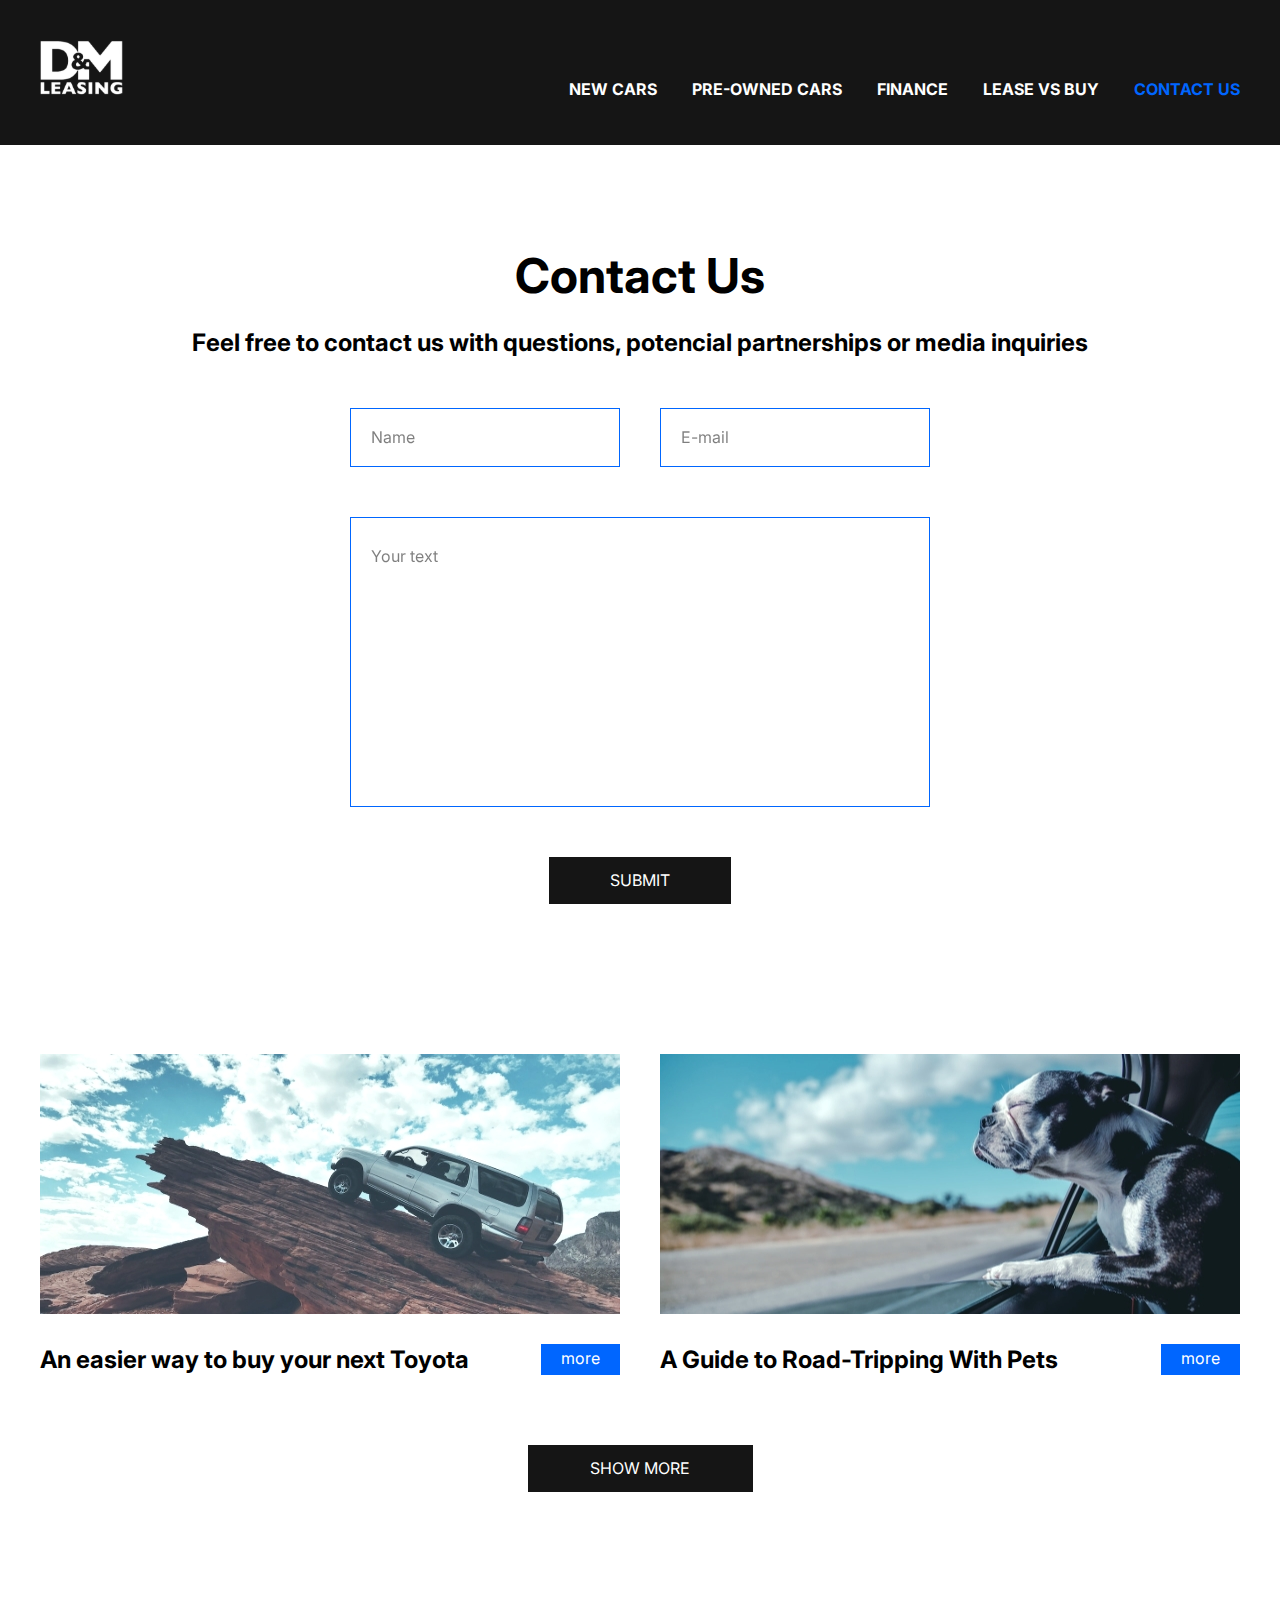
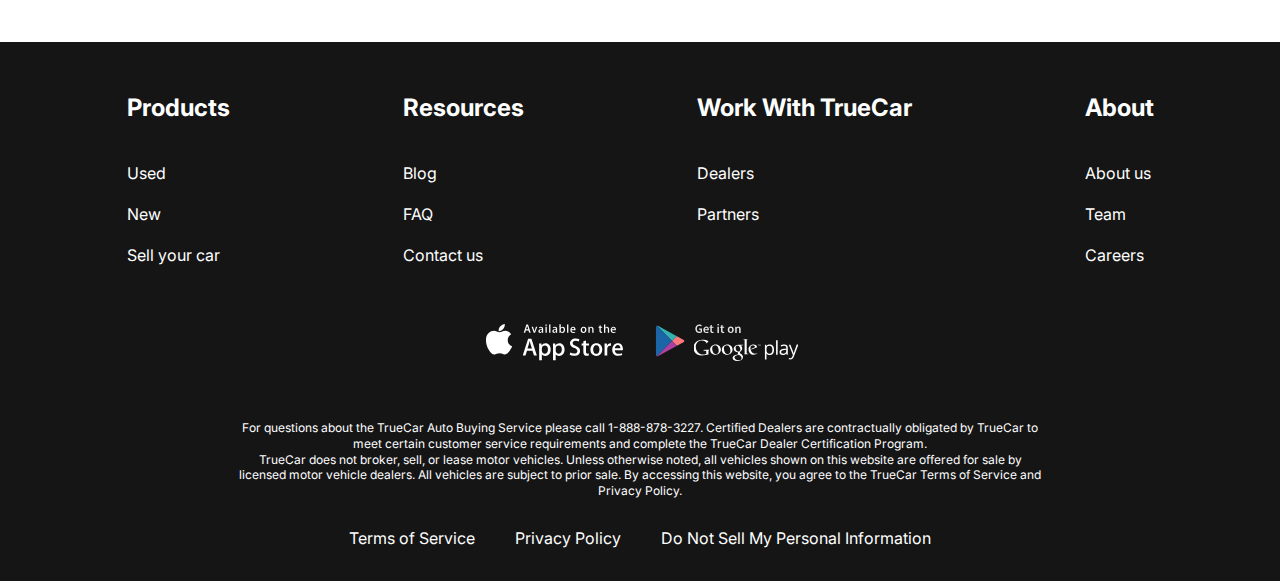
<file: contacts.html>
<!DOCTYPE html>
<html lang="en">
<head>
    <meta charset="UTF-8">
    <meta name="viewport" content="width=device-width, initial-scale=1.0">
    <title>Lease Auto</title>
    <link rel="preconnect" href="https://fonts.googleapis.com">
    <link rel="preconnect" href="https://fonts.gstatic.com" crossorigin>
    <link href="https://fonts.googleapis.com/css2?family=Inter:wght@400;700&display=swap" rel="stylesheet">
    <link rel="stylesheet" href="css/style.css">
</head>
<body>
    
    <div class="wrapper">
        <header class="header">
            <div class="container">
                <div class="header__inner">
                    <a href="index.html" class="logo">
                        <img src="images/dm-white 1.svg" alt="logo" class="logo__img">
                    </a>
                    <nav class="menu">
                        <button class="menu__btn">
                            <span></span>
                            <span></span>
                            <span></span>
                        </button>
                        <ul class="menu__list">
                            <li class="menu__list-item"><a href="new-cars.html" class="menu__list-link">NEW CARS</a></li>
                            <li class="menu__list-item"><a href="#" class="menu__list-link">PRE-OWNED CARS</a></li>
                            <li class="menu__list-item"><a href="#" class="menu__list-link">FINANCE</a></li>
                            <li class="menu__list-item"><a href="#" class="menu__list-link">LEASE VS BUY</a></li>
                            <li class="menu__list-item"><a href="#" class="menu__list-link menu__list-link--active">CONTACT US</a></li>
                        </ul>
                    </nav>
                </div>
            </div>
        </header>
        <main class="main">
            <section class="contacts">
                <div class="container">
                    <h2 class="section-title contacts__title">
                        Contact Us
                    </h2>
                    <p class="contacts__text">
                        Feel free to contact us with questions, potencial partnerships or media inquiries
                    </p>
                    <form action="#" class="form">
                        <input type="text" class="form__input" placeholder="Name">
                        <input type="email" class="form__input" placeholder="E-mail">
                        <textarea class="form__textarea" placeholder="Your text"></textarea>
                        <button class="form__btn" type="submit">SUBMIT</button>
                    </form>
                </div>
            </section>
            <section class="blog">
                <div class="container">
                    <div class="blog__items">
                        <div class="blog__item">
                            <img src="images/blog1.jpeg" alt="blog1" class="blog__item-img">
                            <h4 class="blog__item-title">An easier way to buy your next Toyota</h4>
                            <a href="#" class="blog__item-link">more</a>
                        </div>
                        <div class="blog__item">
                            <img src="images/blog2.jpeg" alt="blog2" class="blog__item-img">
                            <h4 class="blog__item-title">A Guide to Road-Tripping With Pets</h4>
                            <a href="#" class="blog__item-link">more</a>
                        </div>
                    </div>
                    <a href="#" class="showmore-link">SHOW MORE</a>
                </div>
            </section>
        </main>
        <footer class="footer">
            <div class="container">
                <nav class="footer__menu">
                    <ul class="footer__menu-list">
                        <li class="footer__menu-item"><p class="footer__menu-title">Products</p></li>
                        <li class="footer__menu-item"><a href="#" class="footer__menu-link">Used</a></li>
                        <li class="footer__menu-item"><a href="#" class="footer__menu-link">New</a></li>
                        <li class="footer__menu-item"><a href="#" class="footer__menu-link">Sell your car</a></li>
                    </ul>
                    <ul class="footer__menu-list">
                        <li class="footer__menu-item"><p class="footer__menu-title">Resources</p></li>
                        <li class="footer__menu-item"><a href="#" class="footer__menu-link">Blog</a></li>
                        <li class="footer__menu-item"><a href="#" class="footer__menu-link">FAQ</a></li>
                        <li class="footer__menu-item"><a href="#" class="footer__menu-link">Contact us</a></li>
                    </ul>
                    <ul class="footer__menu-list">
                        <li class="footer__menu-item"><p class="footer__menu-title">Work With TrueCar</p></li>
                        <li class="footer__menu-item"><a href="#" class="footer__menu-link">Dealers</a></li>
                        <li class="footer__menu-item"><a href="#" class="footer__menu-link">Partners</a></li>
                    </ul>
                    <ul class="footer__menu-list">
                        <li class="footer__menu-item"><p class="footer__menu-title">About</p></li>
                        <li class="footer__menu-item"><a href="#" class="footer__menu-link">About us</a></li>
                        <li class="footer__menu-item"><a href="#" class="footer__menu-link">Team</a></li>
                        <li class="footer__menu-item"><a href="#" class="footer__menu-link">Careers</a></li>
                    </ul>
                </nav>
                <ul class="app">
                    <li class="app__item">
                        <a href="#" class="app__item-link">
                            <img src="images/Group (1).svg" alt="app store">
                        </a>
                        <a href="#" class="app__item-link">
                            <img src="images/google-play-1b282a5faa8753db97e49dd35e98dd25 1.svg" alt="google play">
                        </a>
                    </li>
                </ul>
                <div class="footer__copy">
                    <p class="footer__copy-text">
                        For questions about the TrueCar Auto Buying Service please call 1-888-878-3227.
                        Certified Dealers are contractually obligated by TrueCar to meet certain customer service requirements and complete the TrueCar Dealer Certification Program.
                    </p>
                    <p class="footer__copy-text">
                        TrueCar does not broker, sell, or lease motor vehicles. Unless otherwise noted, all vehicles shown on this website are offered for sale by licensed motor vehicle dealers. All vehicles are subject to prior sale. By accessing this website, you agree to the TrueCar Terms of Service and Privacy Policy.
                    </p>
                </div>
                <nav class="copy__nav">
                    <ul class="copy__nav-list">
                        <li class="copy__nav-item"><a href="#" class="copy__nav-link">Terms of Service</a></li>
                        <li class="copy__nav-item"><a href="#" class="copy__nav-link">Privacy Policy</a></li>
                        <li class="copy__nav-item"><a href="#" class="copy__nav-link">Do Not Sell My Personal Information</a></li>
                    </ul>
                </nav>
            </div>
        </footer>
    </div>
    <script src="js/main.js"></script>
</body>
</html>
</file>
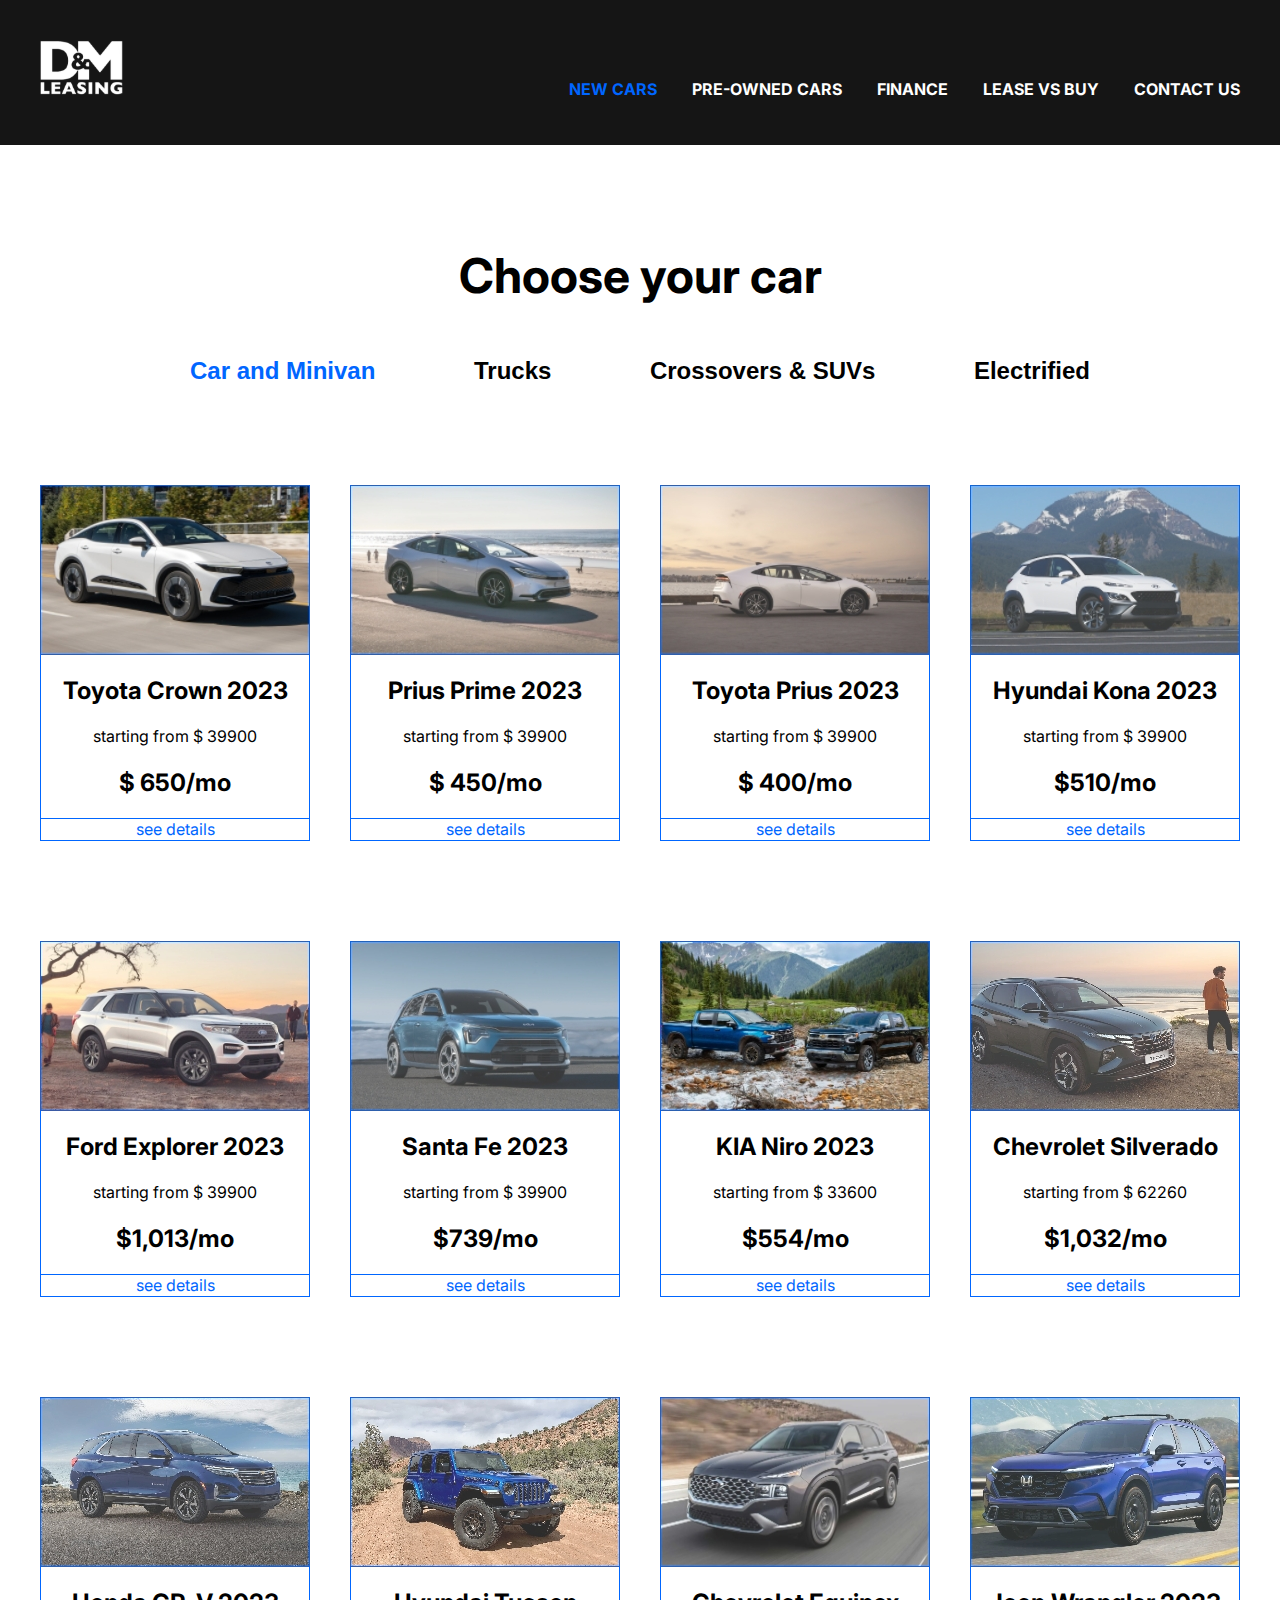
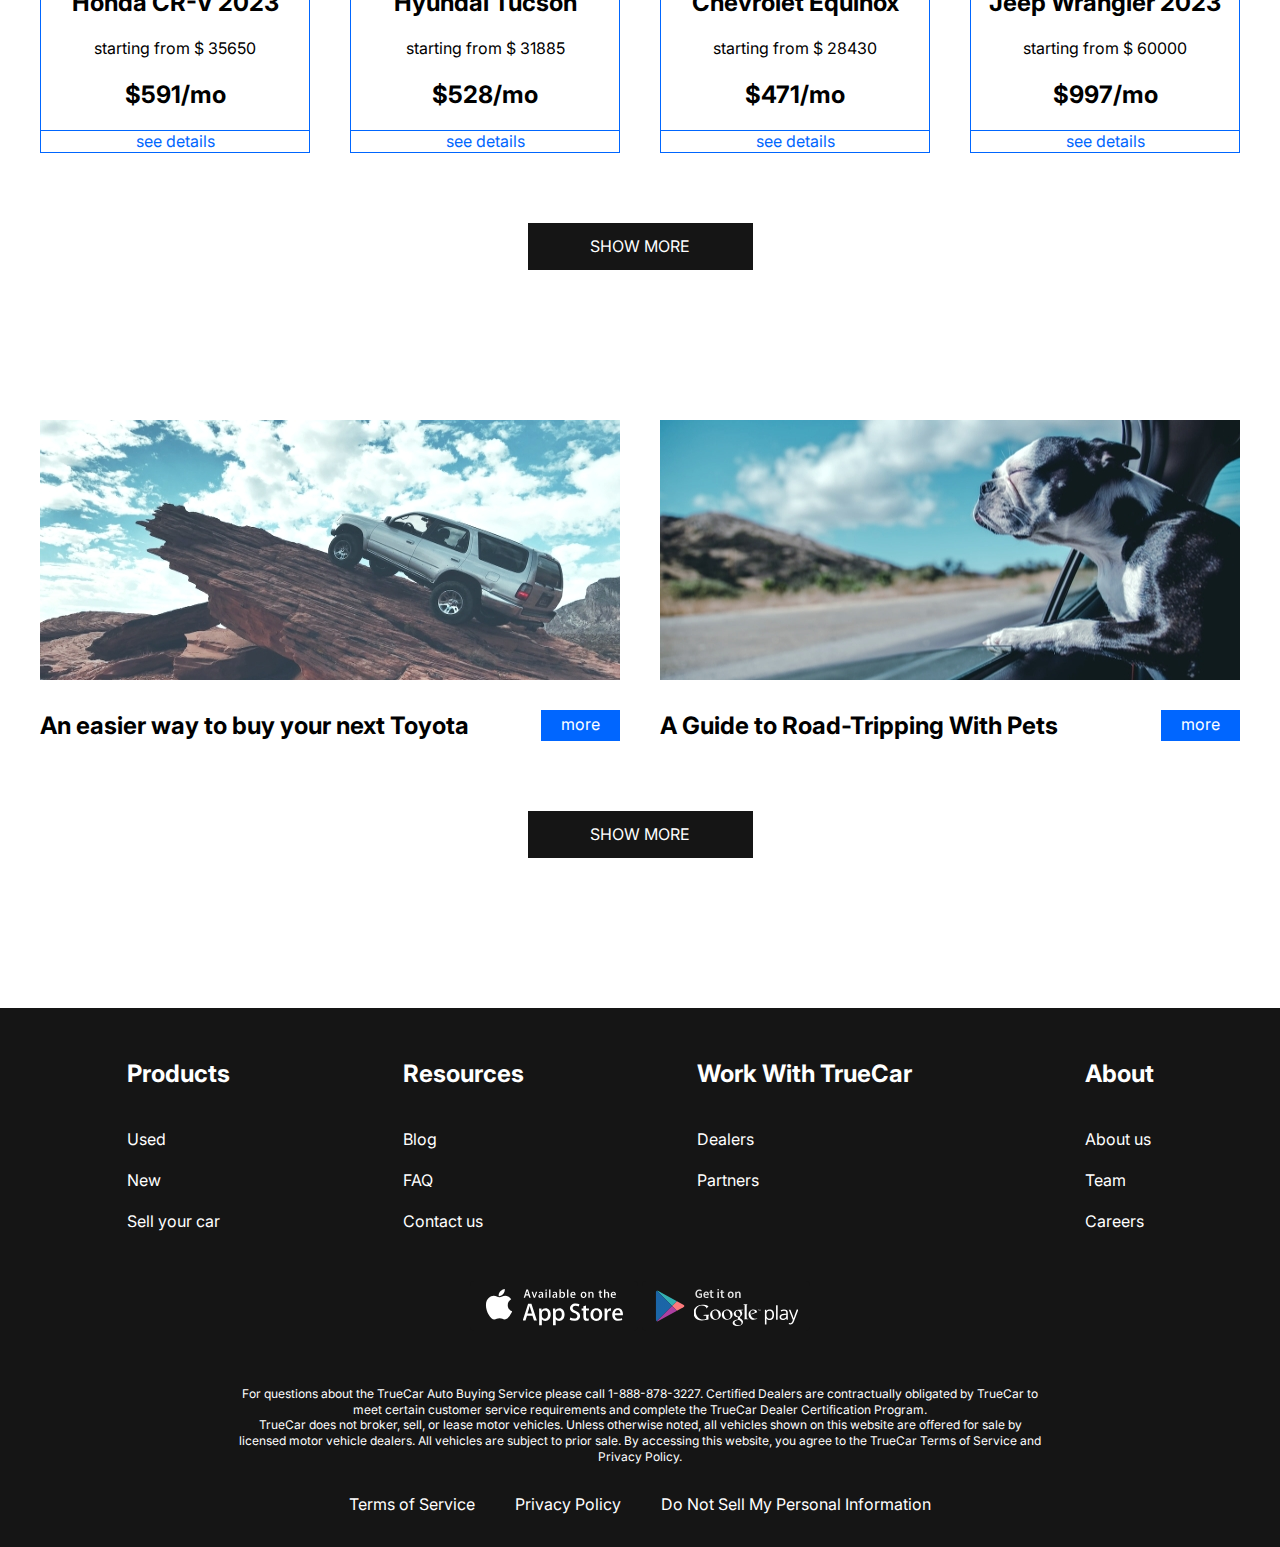
<file: new-cars.html>
<!DOCTYPE html>
<html lang="en">
<head>
    <meta charset="UTF-8">
    <meta name="viewport" content="width=device-width, initial-scale=1.0">
    <title>Lease Auto</title>
    <link rel="preconnect" href="https://fonts.googleapis.com">
    <link rel="preconnect" href="https://fonts.gstatic.com" crossorigin>
    <link href="https://fonts.googleapis.com/css2?family=Inter:wght@400;700&display=swap" rel="stylesheet">
    <link rel="stylesheet" href="css/style.css">
</head>
<body>
    
    <div class="wrapper">
        <header class="header">
            <div class="container">
                <div class="header__inner">
                    <a href="index.html" class="logo">
                        <img src="images/dm-white 1.svg" alt="logo" class="logo__img">
                    </a>
                    <nav class="menu">
                        <button class="menu__btn">
                            <span></span>
                            <span></span>
                            <span></span>
                        </button>
                        <ul class="menu__list">
                            <li class="menu__list-item"><a href="#" class="menu__list-link menu__list-link--active">NEW CARS</a></li>
                            <li class="menu__list-item"><a href="#" class="menu__list-link">PRE-OWNED CARS</a></li>
                            <li class="menu__list-item"><a href="#" class="menu__list-link">FINANCE</a></li>
                            <li class="menu__list-item"><a href="#" class="menu__list-link">LEASE VS BUY</a></li>
                            <li class="menu__list-item"><a href="contacts.html" class="menu__list-link">CONTACT US</a></li>
                        </ul>
                    </nav>
                </div>
            </div>
        </header>
        <main class="main">
            <section class="choose">
                <div class="container">
                    <h2 class="section-title">
                        Choose your car
                    </h2>
                    <div class="tabs">
                        <div class="tabs__btn">
                            <button class="tabs__btn-item tabs__btn-item--active" data-button="content-1">Car and Minivan</button>
                            <button class="tabs__btn-item" data-button="content-2">Trucks</button>
                            <button class="tabs__btn-item" data-button="content-3">Crossovers & SUVs</button>
                            <button class="tabs__btn-item" data-button="content-4">Electrified</button>
                        </div>
                        <div class="tabs__content">
                            <div class="tabs__content-item tabs__content-item--active" id="content-1">
                                <div class="card">
                                    <img src="images/card1.jpeg" alt="" class="card__img">
                                    <div class="card__content">
                                        <h4 class="card__title">Toyota Crown 2023</h4>
                                        <p class="card__text">starting from $ 39900</p>
                                        <p class="card__price">$ 650/mo</p>
                                    </div>
                                    <a href="#" class="card__link">see details</a>
                                </div>
                                <div class="card">
                                    <img src="images/card2.jpeg" alt="" class="card__img">
                                    <div class="card__content">
                                        <h4 class="card__title">Prius Prime 2023</h4>
                                        <p class="card__text">starting from $ 39900</p>
                                        <p class="card__price">$ 450/mo</p>
                                    </div>
                                    <a href="#" class="card__link">see details</a>
                                </div>
                                <div class="card">
                                    <img src="images/card3.jpeg" alt="" class="card__img">
                                    <div class="card__content">
                                        <h4 class="card__title">Toyota Prius 2023</h4>
                                        <p class="card__text">starting from $ 39900</p>
                                        <p class="card__price"> $ 400/mo</p>
                                    </div>
                                    <a href="#" class="card__link">see details</a>
                                </div>
                                <div class="card">
                                    <img src="images/card4.jpeg" alt="" class="card__img">
                                    <div class="card__content">
                                        <h4 class="card__title">Hyundai Kona 2023</h4>
                                        <p class="card__text">starting from $ 39900</p>
                                        <p class="card__price">$510/mo</p>
                                    </div>
                                    <a href="#" class="card__link">see details</a>
                                </div>
                                <div class="card">
                                    <img src="images/card5.jpeg" alt="" class="card__img">
                                    <div class="card__content">
                                        <h4 class="card__title">Ford Explorer 2023</h4>
                                        <p class="card__text">starting from $ 39900</p>
                                        <p class="card__price">$1,013/mo</p>
                                    </div>
                                    <a href="#" class="card__link">see details</a>
                                </div>
                                <div class="card">
                                    <img src="images/card6.jpeg" alt="" class="card__img">
                                    <div class="card__content">
                                        <h4 class="card__title">Santa  Fe 2023</h4>
                                        <p class="card__text">starting from $ 39900</p>
                                        <p class="card__price">$739/mo</p>
                                    </div>
                                    <a href="#" class="card__link">see details</a>
                                </div>
                                <div class="card">
                                    <img src="images/card7.jpeg" alt="" class="card__img">
                                    <div class="card__content">
                                        <h4 class="card__title">KIA Niro 2023</h4>
                                        <p class="card__text">starting from $ 33600</p>
                                        <p class="card__price">$554/mo</p>
                                    </div>
                                    <a href="#" class="card__link">see details</a>
                                </div>
                                <div class="card">
                                    <img src="images/card8.jpeg" alt="" class="card__img">
                                    <div class="card__content">
                                        <h4 class="card__title">Chevrolet Silverado</h4>
                                        <p class="card__text">starting from $ 62260</p>
                                        <p class="card__price">$1,032/mo</p>
                                    </div>
                                    <a href="#" class="card__link">see details</a>
                                </div>
                                <div class="card">
                                    <img src="images/card9.jpeg" alt="" class="card__img">
                                    <div class="card__content">
                                        <h4 class="card__title">Honda CR-V 2023</h4>
                                        <p class="card__text">starting from $ 35650</p>
                                        <p class="card__price">$591/mo</p>
                                    </div>
                                    <a href="#" class="card__link">see details</a>
                                </div>
                                <div class="card">
                                    <img src="images/card10.jpeg" alt="" class="card__img">
                                    <div class="card__content">
                                        <h4 class="card__title">Hyundai Tucson</h4>
                                        <p class="card__text">starting from $ 31885</p>
                                        <p class="card__price">$528/mo</p>
                                    </div>
                                    <a href="#" class="card__link">see details</a>
                                </div>
                                <div class="card">
                                    <img src="images/card11.jpeg" alt="" class="card__img">
                                    <div class="card__content">
                                        <h4 class="card__title">Chevrolet Equinox </h4>
                                        <p class="card__text">starting from $ 28430</p>
                                        <p class="card__price">$471/mo</p>
                                    </div>
                                    <a href="#" class="card__link">see details</a>
                                </div>
                                <div class="card">
                                    <img src="images/card12.jpeg" alt="" class="card__img">
                                    <div class="card__content">
                                        <h4 class="card__title">Jeep Wrangler 2023</h4>
                                        <p class="card__text">starting from $ 60000</p>
                                        <p class="card__price">$997/mo</p>
                                    </div>
                                    <a href="#" class="card__link">see details</a>
                                </div>
                            </div>
                            <div class="tabs__content-item" id="content-2">
                                <div class="card">
                                    <img src="images/card9.jpeg" alt="" class="card__img">
                                    <div class="card__content">
                                        <h4 class="card__title">Honda CR-V 2023</h4>
                                        <p class="card__text">starting from $ 35650</p>
                                        <p class="card__price">$591/mo</p>
                                    </div>
                                    <a href="#" class="card__link">see details</a>
                                </div>
                                <div class="card">
                                    <img src="images/card10.jpeg" alt="" class="card__img">
                                    <div class="card__content">
                                        <h4 class="card__title">Hyundai Tucson</h4>
                                        <p class="card__text">starting from $ 31885</p>
                                        <p class="card__price">$528/mo</p>
                                    </div>
                                    <a href="#" class="card__link">see details</a>
                                </div>
                                <div class="card">
                                    <img src="images/card11.jpeg" alt="" class="card__img">
                                    <div class="card__content">
                                        <h4 class="card__title">Chevrolet Equinox </h4>
                                        <p class="card__text">starting from $ 28430</p>
                                        <p class="card__price">$471/mo</p>
                                    </div>
                                    <a href="#" class="card__link">see details</a>
                                </div>
                                <div class="card">
                                    <img src="images/card12.jpeg" alt="" class="card__img">
                                    <div class="card__content">
                                        <h4 class="card__title">Jeep Wrangler 2023</h4>
                                        <p class="card__text">starting from $ 60000</p>
                                        <p class="card__price">$997/mo</p>
                                    </div>
                                    <a href="#" class="card__link">see details</a>
                                </div>
                            </div>
                            <div class="tabs__content-item" id="content-3">
                                <div class="card">
                                    <img src="images/card5.jpeg" alt="" class="card__img">
                                    <div class="card__content">
                                        <h4 class="card__title">Ford Explorer 2023</h4>
                                        <p class="card__text">starting from $ 39900</p>
                                        <p class="card__price">$1,013/mo</p>
                                    </div>
                                    <a href="#" class="card__link">see details</a>
                                </div>
                                <div class="card">
                                    <img src="images/card6.jpeg" alt="" class="card__img">
                                    <div class="card__content">
                                        <h4 class="card__title">Santa  Fe 2023</h4>
                                        <p class="card__text">starting from $ 39900</p>
                                        <p class="card__price">$739/mo</p>
                                    </div>
                                    <a href="#" class="card__link">see details</a>
                                </div>
                                <div class="card">
                                    <img src="images/card7.jpeg" alt="" class="card__img">
                                    <div class="card__content">
                                        <h4 class="card__title">KIA Niro 2023</h4>
                                        <p class="card__text">starting from $ 33600</p>
                                        <p class="card__price">$554/mo</p>
                                    </div>
                                    <a href="#" class="card__link">see details</a>
                                </div>
                                <div class="card">
                                    <img src="images/card8.jpeg" alt="" class="card__img">
                                    <div class="card__content">
                                        <h4 class="card__title">Chevrolet Silverado</h4>
                                        <p class="card__text">starting from $ 62260</p>
                                        <p class="card__price">$1,032/mo</p>
                                    </div>
                                    <a href="#" class="card__link">see details</a>
                                </div>
                            </div>
                            <div class="tabs__content-item" id="content-4">
                                <div class="card">
                                    <img src="images/card2.jpeg" alt="" class="card__img">
                                    <div class="card__content">
                                        <h4 class="card__title">Prius Prime 2023</h4>
                                        <p class="card__text">starting from $ 39900</p>
                                        <p class="card__price">$ 450/mo</p>
                                    </div>
                                    <a href="#" class="card__link">see details</a>
                                </div>
                                <div class="card">
                                    <img src="images/card3.jpeg" alt="" class="card__img">
                                    <div class="card__content">
                                        <h4 class="card__title">Toyota Prius 2023</h4>
                                        <p class="card__text">starting from $ 39900</p>
                                        <p class="card__price"> $ 400/mo</p>
                                    </div>
                                    <a href="#" class="card__link">see details</a>
                                </div>
                                <div class="card">
                                    <img src="images/card4.jpeg" alt="" class="card__img">
                                    <div class="card__content">
                                        <h4 class="card__title">Hyundai Kona 2023</h4>
                                        <p class="card__text">starting from $ 39900</p>
                                        <p class="card__price">$510/mo</p>
                                    </div>
                                    <a href="#" class="card__link">see details</a>
                                </div>
                                <div class="card">
                                    <img src="images/card5.jpeg" alt="" class="card__img">
                                    <div class="card__content">
                                        <h4 class="card__title">Ford Explorer 2023</h4>
                                        <p class="card__text">starting from $ 39900</p>
                                        <p class="card__price">$1,013/mo</p>
                                    </div>
                                    <a href="#" class="card__link">see details</a>
                                </div>
                                <div class="card">
                                    <img src="images/card6.jpeg" alt="" class="card__img">
                                    <div class="card__content">
                                        <h4 class="card__title">Santa  Fe 2023</h4>
                                        <p class="card__text">starting from $ 39900</p>
                                        <p class="card__price">$739/mo</p>
                                    </div>
                                    <a href="#" class="card__link">see details</a>
                                </div>
                                <div class="card">
                                    <img src="images/card7.jpeg" alt="" class="card__img">
                                    <div class="card__content">
                                        <h4 class="card__title">KIA Niro 2023</h4>
                                        <p class="card__text">starting from $ 33600</p>
                                        <p class="card__price">$554/mo</p>
                                    </div>
                                    <a href="#" class="card__link">see details</a>
                                </div>
                                <div class="card">
                                    <img src="images/card8.jpeg" alt="" class="card__img">
                                    <div class="card__content">
                                        <h4 class="card__title">Chevrolet Silverado</h4>
                                        <p class="card__text">starting from $ 62260</p>
                                        <p class="card__price">$1,032/mo</p>
                                    </div>
                                    <a href="#" class="card__link">see details</a>
                                </div>
                            </div>
                        </div>
                    </div>
                    <a href="#" class="showmore-link">SHOW MORE</a>
                </div>
            </section>

            <section class="blog">
                <div class="container">
                    <div class="blog__items">
                        <div class="blog__item">
                            <img src="images/blog1.jpeg" alt="blog1" class="blog__item-img">
                            <h4 class="blog__item-title">An easier way to buy your next Toyota</h4>
                            <a href="#" class="blog__item-link">more</a>
                        </div>
                        <div class="blog__item">
                            <img src="images/blog2.jpeg" alt="blog2" class="blog__item-img">
                            <h4 class="blog__item-title">A Guide to Road-Tripping With Pets</h4>
                            <a href="#" class="blog__item-link">more</a>
                        </div>
                    </div>
                    <a href="#" class="showmore-link">SHOW MORE</a>
                </div>
            </section>
        </main>
        <footer class="footer">
            <div class="container">
                <nav class="footer__menu">
                    <ul class="footer__menu-list">
                        <li class="footer__menu-item"><p class="footer__menu-title">Products</p></li>
                        <li class="footer__menu-item"><a href="#" class="footer__menu-link">Used</a></li>
                        <li class="footer__menu-item"><a href="#" class="footer__menu-link">New</a></li>
                        <li class="footer__menu-item"><a href="#" class="footer__menu-link">Sell your car</a></li>
                    </ul>
                    <ul class="footer__menu-list">
                        <li class="footer__menu-item"><p class="footer__menu-title">Resources</p></li>
                        <li class="footer__menu-item"><a href="#" class="footer__menu-link">Blog</a></li>
                        <li class="footer__menu-item"><a href="#" class="footer__menu-link">FAQ</a></li>
                        <li class="footer__menu-item"><a href="#" class="footer__menu-link">Contact us</a></li>
                    </ul>
                    <ul class="footer__menu-list">
                        <li class="footer__menu-item"><p class="footer__menu-title">Work With TrueCar</p></li>
                        <li class="footer__menu-item"><a href="#" class="footer__menu-link">Dealers</a></li>
                        <li class="footer__menu-item"><a href="#" class="footer__menu-link">Partners</a></li>
                    </ul>
                    <ul class="footer__menu-list">
                        <li class="footer__menu-item"><p class="footer__menu-title">About</p></li>
                        <li class="footer__menu-item"><a href="#" class="footer__menu-link">About us</a></li>
                        <li class="footer__menu-item"><a href="#" class="footer__menu-link">Team</a></li>
                        <li class="footer__menu-item"><a href="#" class="footer__menu-link">Careers</a></li>
                    </ul>
                </nav>
                <ul class="app">
                    <li class="app__item">
                        <a href="#" class="app__item-link">
                            <img src="images/Group (1).svg" alt="app store">
                        </a>
                        <a href="#" class="app__item-link">
                            <img src="images/google-play-1b282a5faa8753db97e49dd35e98dd25 1.svg" alt="google play">
                        </a>
                    </li>
                </ul>
                <div class="footer__copy">
                    <p class="footer__copy-text">
                        For questions about the TrueCar Auto Buying Service please call 1-888-878-3227.
                        Certified Dealers are contractually obligated by TrueCar to meet certain customer service requirements and complete the TrueCar Dealer Certification Program.
                    </p>
                    <p class="footer__copy-text">
                        TrueCar does not broker, sell, or lease motor vehicles. Unless otherwise noted, all vehicles shown on this website are offered for sale by licensed motor vehicle dealers. All vehicles are subject to prior sale. By accessing this website, you agree to the TrueCar Terms of Service and Privacy Policy.
                    </p>
                </div>
                <nav class="copy__nav">
                    <ul class="copy__nav-list">
                        <li class="copy__nav-item"><a href="#" class="copy__nav-link">Terms of Service</a></li>
                        <li class="copy__nav-item"><a href="#" class="copy__nav-link">Privacy Policy</a></li>
                        <li class="copy__nav-item"><a href="#" class="copy__nav-link">Do Not Sell My Personal Information</a></li>
                    </ul>
                </nav>
            </div>
        </footer>
    </div>
    <script src="js/main.js"></script>
</body>
</html>
</file>
<file: css/style.css>
html {
    box-sizing: border-box;
}

*, *::after, *::before {
    box-sizing: inherit;
    padding: 0;
    margin: 0;
}

html, body {
    height: 100%;
}

ul {
    list-style-type: none;
}

a {
    text-decoration: none;
    color: inherit;
}

.section-title {
    margin-bottom: 50px;
    font-size: 48px;
    font-weight: 700;
    text-align: center;
}

.wrapper {
    min-height: 100%;
    display: flex;
    flex-direction: column;
}

body {
    font-family: 'Inter', sans-serif;
    font-size: 16px;
    font-weight: 400;
    line-height: 1.3;
}

.container {
    max-width: 1220px;
    margin: 0 auto;
    padding: 0 10px;
}

.header {
    background-color: #151515;
}

.header-main {
    background-color: transparent;
    position: absolute;
    z-index: 10;
    left: 0;
    right: 0;
}

.header__inner {
    padding-top: 40px;
    padding-bottom: 45px;
    display: flex;
    justify-content: space-between;
    align-items: flex-end;
}

.menu__list {
    display: flex;
    gap: 35px;
}

.menu__list-link {
    color: #fff;
    text-transform: uppercase;
    font-weight: 700;
}

.menu__list-link--active {
    color: rgb(0, 102, 255);
}

.main {
    flex-grow: 1;
}

.footer {
    background-color: #151515;
    padding: 50px 0 32px;
    color: #fff;
}

.footer__menu {
    display: flex;
    justify-content: space-around;
    margin-bottom: 50px;
}

.footer__menu-title {
    font-size: 24px;
    font-weight: 700;
    padding-bottom: 20px;
}

.footer__menu-item + .footer__menu-item {
    padding-top: 20px;
    font-size: 16px;
}

.footer__menu-list {
    max-width: 250px;
}

.app {
    display: flex;
    justify-content: center;
    gap: 40px;
    margin-bottom: 50px;
}

.footer__copy {
    max-width: 806px;
    margin: 0 auto 30px;
    text-align: center;
    font-size: 12px;
}

.copy__nav-list {
    display: flex;
    justify-content: center;
    gap: 40px;
}

.top {
    color: #fff;
    text-align: center;
    padding-top: 247px;
    padding-bottom: 50px;
    position: absolute;
    z-index: 5;
    left: 0;
    right: 0;
}

.title {
    padding-bottom: 40px;
    font-size: 96px;
    font-weight: 700;
    
}

.top__link {
    background-color: #151515;
    padding: 23px;
    max-width: 430px;
    display: inline-block;
    text-transform: uppercase;
    font-size: 36px;
    font-weight: 700;
    width: 100%;
}


.swiper-slide {
    height: 100vh;
    background-repeat: no-repeat;
    background-size: cover;
    background-position: center;
}

.swiper-pagination-bullet {
    width: 120px;
    height: 3px;
    background-color: #151515;
    border-radius: 0;
    opacity: 1;
    margin: 0 15px !important;
}

 .swiper-pagination-bullets.swiper-pagination-horizontal {
    bottom: 50px;
 }

.swiper-pagination-bullet-active {
    height: 6px;
    background-color: #fff;
} 

.why-lease {
    padding: 150px 0;
}

.why-lease__list {
    display: grid;
    grid-template-columns: repeat(4, 1fr);
    gap: 40px;
    text-align: center;
}

.why-lease__item-img {
    margin-bottom: 30px;
}

.why-lease__item-title {
    margin-bottom: 30px;
    font-size: 24px;
    font-weight: 700;
}

.why-lease__item-text {
    text-align-last: left;
}

.how-does {
    padding-bottom: 150px;
}

.how-does__inner {
    max-width: 600px;
    margin: 0 auto;
}

.how-does__title {
    font-size: 24px;
    font-weight: 700;
    line-height: 29px;
    padding-top: 50px;
}

.how-does__list {
    padding: 50px 0 70px;
    counter-reset: myCounter;
}

.how-does__item {
    list-style-type: none;
    width: 270px;
    position: relative;
    margin-left: auto;
    box-sizing: content-box;
    padding: 19px 0 19px 240px;
    min-height: 63px;
}

.how-does__item + .how-does__item {
    margin-top: 40px;
}

.how-does__item::before {
    counter-increment: myCounter;
    content: counter(myCounter);
    display: flex;
    background-color: rgb(0, 102, 255);
    font-size: 48px;
    font-weight: 700;
    line-height: 58px;
    color: #fff;
    width: 100px;
    height: 100px;
    border-radius: 50%;
    justify-content: center;
    align-items: center;
    position: absolute;
    left: 0;
    top: 0;
}

.video {
    padding-bottom: 150px;
}

.video__title {
    margin-bottom: 20px;
}

.video__text {
    font-size: 24px;
    font-weight: 700;
    margin-bottom: 50px;
    text-align: center;
}

.video__content {
    display: block;
    margin: 0 auto;
}

.important {
    padding-bottom: 150px;
}

.important__title {
    margin-bottom: 20px;
}

.important__text {
    max-width: 580px;
    margin: 0 auto 50px;
}

.important__list {
    display: grid;
    grid-template-columns: repeat(4, 1fr);
    gap: 40px;
}

.important__item-img {
    margin-bottom: 20px;
}

.contacts {
    padding: 100px 0 150px;
}

.contacts__title {
    margin-bottom: 20px;
}

.contacts__text {
    text-align: center;
    font-weight: 700;
    font-size: 24px;
    margin-bottom: 50px;
    padding: 0 100px;
}

.form {
    max-width: 580px;
    margin: 0 auto;
    display: flex;
    justify-content: space-between;
    flex-wrap: wrap;
}

.form__input {
    width: 270px;
    padding: 18px 20px;
    display: inline-block;
    border: 1px solid rgb(0, 102, 255);
    margin-bottom: 50px;
    font-family: 'Inter', sans-serif;
    font-size: 16px;
    font-weight: 400;
    line-height: 1.3;
    color: #000;
}

.form__input::placeholder, .form__textarea::placeholder {
    font-family: 'Inter', sans-serif;
    font-size: 16px;
    font-weight: 400;
    line-height: 1.3;
    color: #000;
    opacity: .5;
}

.form__textarea {
    width: 100%;
    resize: none;
    padding: 28px 20px;
    height: 290px;
    border: 1px solid rgb(0, 102, 255);
    font-family: 'Inter', sans-serif;
    font-size: 16px;
    font-weight: 400;
    line-height: 1.3;
    color: #000;
    margin-bottom: 50px;
}

.form__btn {
    text-transform: uppercase;
    color: #fff;
    background-color: #151515;
    font-family: 'Inter', sans-serif;
    font-size: 16px;
    font-weight: 400;
    line-height: 1.3;
    padding: 13px 61px;
    margin: 0 auto;
    border: none;
}

.blog {
    padding-bottom: 150px;
}

.blog__items {
    display: grid;
    grid-template-columns: repeat(2, 1fr);
    gap: 40px;
    margin-bottom: 70px;
}

.blog__item {
    display: flex;
    justify-content: space-between;
    flex-wrap: wrap;
}

.blog__item-img {
    margin-bottom: 30px;
    width: 100%;
}

.blog__item-title {
    flex-basis: 446px;
    font-size: 24px;
    font-weight: 700;
}

.blog__item-link {
    color: #fff;
    background-color:  rgb(0, 102, 255);
    padding: 4px 20px;
}

.showmore-link {
    text-transform: uppercase;
    color: #fff;
    background-color: #151515;
    padding: 13px;
    width: 225px;
    margin: 0 auto;
    text-align: center;
    display: block;
}

.choose {
    padding: 100px 0 150px;
}

.tabs {
    margin-bottom: 70px;
}

.tabs__btn {
    padding: 0 150px 100px;
    display: flex;
    justify-content: space-between;
    gap: 80px;
}

.tabs__btn-item {
    font-size: 24px;
    font-weight: 700;
    cursor: pointer;
    border: none;
    background-color: transparent;
    padding: 0;
}

.tabs__btn-item--active {
    color: #0066FF;

}

.tabs__content-item {
    display: none;
    grid-template-columns: repeat(4, 1fr);
    gap: 100px 40px;
    
}

.tabs__content-item.tabs__content-item--active {
    display: grid;
}

.card {
    text-align: center;
}

.card__img {
    display: block;
}


.card__content {
    padding: 0 5px;
    border: 1px solid #0066FF;
    border-top: 0;
}

.card__title {
    padding-top: 20px;
    font-size: 24px;
    font-weight: 700;
    margin-bottom: 20px;
}

.card__text {
    margin-bottom: 20px;
}

.card__price {
    margin-bottom: 20px;
    font-weight: 700;
    font-size: 24px;
}

.card__link {
    display: block;
    color: #0066FF;
    border: 1px solid #0066FF;
    border-top: 0;
}

.menu__btn {
    width: 30px;
    height: 20px;
    display: flex;
    flex-direction: column;
    justify-content: space-between;
    padding: 0;
    border: none;
    background-color: transparent;
    cursor: pointer;
    display: none;
}

.menu__btn span {
    height: 2px;
    background-color: #fff;
    width: 100%;
}

.card__img {
    width: 100%;
}

@media (max-width: 1180px) {
    .important__list {
        gap: 30px 20px;
    }

    .important__item-img {
        width: 100%;
    }
    .tabs__content-item {
        grid-template-columns: repeat(3, 1fr);
    }
}

@media (max-width: 1040px) {
    .video__content {
        width: 100%;
    }
    .tabs__btn {
        padding: 0 0 50px;
        gap: 20px;
    }
}

@media (max-width: 860px) {
    .menu__btn {
        display: flex;
    }

    .menu__btn, .logo {
        position: relative;
        z-index: 8;
    }
    .menu__list {
        position: absolute;
        background-color: #151515;
        flex-direction: column;
        top: 0;
        right: 0;
        left: 0;
        bottom: 0;
        padding-top: 200px;
        height: 100vh;
        align-items: center;
        z-index: 5;
        transform: translateY(-100%);
        transition: transform .3s ease;
    }

    .menu__list.menu__list--active{
        transform: translateY(0%);
    }
    .why-lease__list {
        grid-template-columns: repeat(2, 1fr);
        gap: 20px;
    }

    .important__list {
        grid-template-columns: repeat(2, 1fr);
    }
    .tabs__content-item {
        grid-template-columns: repeat(2, 1fr);
    }
}

@media (max-width: 860px) {
    .title {
        font-size: 70px;
    }

    .top__link {
        max-width: 360px;
        padding: 16px;
        font-size: 28px;
    }

    .swiper-pagination-bullet {
        width: 60px;
    }

    .swiper-pagination-bullet--active {
        height: 4px;
    }

    .footer__menu {
        display: grid;
        grid-template-columns: repeat(2, 1fr);
        gap: 40px;
    }

    .video__content {
        height: 400px;
    }
}

@media (max-width: 650px) {
    .tabs__content-item {
        grid-template-columns: repeat(1, 1fr);
    }
    .tabs__btn-item {
        font-size: 18px;
    }
    .blog__items {
        grid-template-columns: repeat(1, 1fr);
    }

    .contacts {
        padding: 50px 0;
    
    }
    .form__input {
        width: 100%;
        margin-bottom: 30px;
    }
    .contacts__text {
        padding: 0;
    }
}

@media (max-width: 540px) {
    .title {
        font-size: 60px;
    }

    .top__link {
        font-size: 24px;
        max-width: 310px;
    }

    .swiper-pagination-horizontal.swiper-pagination-bullets .swiper-pagination-bullet {
        margin: 0 10px;
    }

    .swiper-pagination-bullet {
        width: 35px;
    }
    .why-lease__list {
        grid-template-columns: repeat(1, 1fr);
    }
    .why-lease {
        padding: 50px 0;
    }
    .section-title {
        font-size: 34px;
    }
    
    .how-does__list {
        padding: 30px 0 40px;
    }

    .how-does {
        padding-bottom: 50px;
    }
    .video {
        padding-bottom: 50px;
    }
    .video__content {
        height: 200px;
    }

    .how-does__item {
        padding: 65px 0 19px 0;
        margin-right: auto;
    }
    .how-does__item::before {
        right: 0;
        margin: 0 auto;
        width: 50px;
        height: 50px;
        font-size: 32px;
    }

    .important__list {
        grid-template-columns: repeat(1, 1fr);
    }

    .important {
        padding-bottom: 50px;
    }
    .app, .copy__nav-list {
        flex-direction: column;
        align-items: center;
    }

    .copy__nav-list {
        gap: 20px;
    }
    .blog__item-title {
        margin-bottom: 10px;
    }

    .blog__item-link {
        margin-left: auto;
    }

    .tabs__btn {
        flex-direction: column;
    }

    .choose {
        padding: 50px 0;
    }

    .tabs__content-item{
        gap: 40px;
    }

    .blog {
        padding-bottom: 50px;
    }
}
</file>
